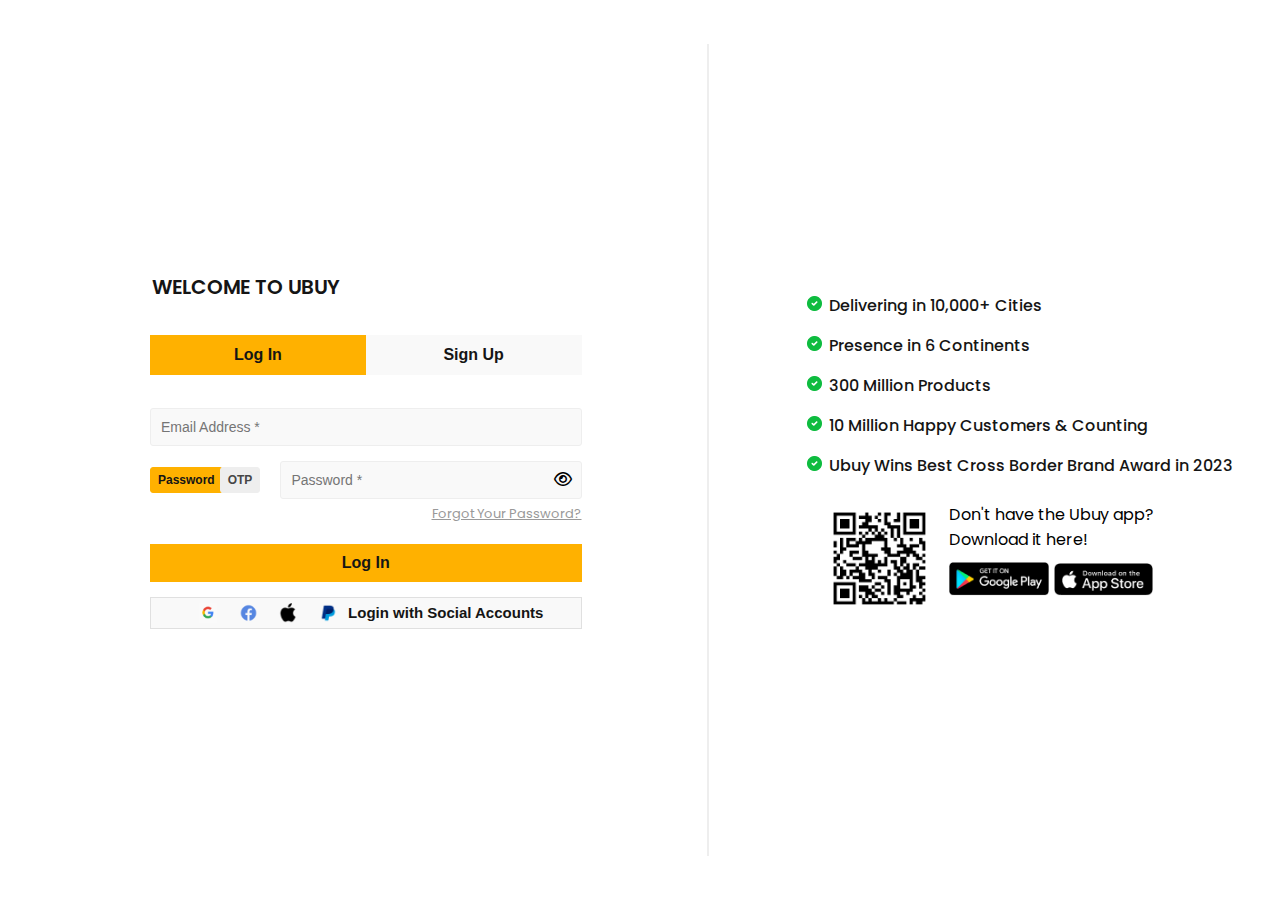
<file: index.html>
<!DOCTYPE html>
<html lang="en">

<head>
    <meta charset="UTF-8">
    <meta name="viewport" content="width=device-width, initial-scale=1.0">
    <title>Login/Sign Up</title>
    <link href="https://fonts.googleapis.com/css2?family=Poppins:wght@100;400;500;600&display=swap" rel="stylesheet">
    <link rel="stylesheet" href="https://cdnjs.cloudflare.com/ajax/libs/font-awesome/6.0.0-beta3/css/all.min.css">
    <link rel="stylesheet" href="style.css">
    <meta name="theme-color" content="#fff" />
</head>

<body>

    <div class="container">
        <!-- Left Section -->
        <div class="form-section">
            <h1 class="heading">WELCOME TO UBUY</h1>
            <div class="tabs">
                <button id="loginTab" class="active" onclick="switchTab('login')">Log In</button>
                <button id="signupTab" onclick="switchTab('signup')">Sign Up</button>
            </div>
            <div id="loginForm">
                <div class="form-group">
                    <input type="email" id="email" placeholder="Email Address *">
                    <p class="error-message" id="error-message-email"></p>
                </div>
                <div class="form-group password">
                    <div class="password-otp-tab">
                        <button id="passwordtab" class="active">Password</button>
                        <button id="otptab" style="margin-left: -3px;">OTP</button>
                    </div>
                    <div class="input-container loginpassword">
                        <input type="password" id="password" placeholder="Password *" class="input-field">
                        <span class="show-password" id="toggle-password-login">
                            <i class="fa-regular fa-eye" id="password-icon-login"></i>
                        </span>
                    </div>
                </div>
                <p class="error-message" id="error-message-password"></p>
                <a href="#" class="forgot-password">Forgot Your Password?</a>
                <button class="loginbtn" id="loginBtn">Log In </button>

                <button class="login-options">
                    <div class="loginimages">
                        <img class="socialimg" src="google.png" alt="Google">
                        <img class="socialimg" src="facebook.png" alt="Facebook">
                        <img class="socialimg" src="apple.png" alt="Apple">
                        <img class="socialimg" src="paypal.png" alt="Paypal">
                    </div>
                    <div class="loginsocial">
                        Login with Social Accounts
                    </div>
                </button>
            </div>
            <div id="signupForm" style="display: none">
                <div class="form-group">
                    <input type="email" id="signup-email" placeholder="Email Address *">
                    <p id="signup-email-error" class="error-message"></p>
                </div>
                <div class="form-group signuppassword">
                    <div class="input-container">
                        <input type="password" id="signup-password" placeholder="Password *" class="input-field">
                        <span class="show-password" id="toggle-password-signup">
                            <i class="fa-regular fa-eye" id="password-icon-signup"></i>
                        </span>
                    </div>
                    <p id="signup-password-error" class="error-message"></p>
                </div>
                <div class="form-group signuppassword">
                    <div class="input-container">
                        <input type="password" id="signup-confirm-password" placeholder="Confirm Password *"
                            class="input-field">
                        <span class="show-password" id="toggle-confirm-password-signup">
                            <i class="fa-regular fa-eye" id="confirm-password-icon-signup"></i>
                        </span>
                    </div>
                    <p id="signup-confirm-password-error" class="error-message"></p>
                </div>
                <button class="loginbtn" id="signupBtn">Sign Up </button>
                <p onclick="switchTab('login')" class="forgot-password">Already have an Account , Log in </p>
            </div>
        </div>
        <!-- Horizontal Line -->
        <hr class="horizontalline" />
        <!-- Right Section -->
        <div class="info-section">
            <ul>
                <li>Delivering in 10,000+ Cities</li>
                <li>Presence in 6 Continents</li>
                <li>300 Million Products</li>
                <li>10 Million Happy Customers & Counting</li>
                <li>Ubuy Wins Best Cross Border Brand Award in 2023</li>
            </ul>

            <div class="qr-section">
                <img src="qr.png" alt="QR Code">
                <div>
                    <p>Don't have the Ubuy app?</p>
                    <p>Download it here!</p>
                    <img src="play-store-icon.png" alt="Google Play" width="100">
                    <img src="app-store-icon.png" alt="App Store" width="100">
                </div>
            </div>
        </div>
    </div>

    <script>
        function switchTab(tab) {
            const loginForm = document.getElementById('loginForm');
            const signupForm = document.getElementById('signupForm');
            const loginTab = document.getElementById('loginTab');
            const signupTab = document.getElementById('signupTab');

            if (tab === 'login') {
                loginForm.style.display = 'block';
                signupForm.style.display = 'none';
                loginTab.classList.add('active');
                signupTab.classList.remove('active');
            } else {
                loginForm.style.display = 'none';
                signupForm.style.display = 'block';
                loginTab.classList.remove('active');
                signupTab.classList.add('active');
            }
        }


        document.getElementById('toggle-password-signup').addEventListener('click', function () {
            const passwordField = document.getElementById('signup-password');
            const passwordIcon = document.getElementById('password-icon-signup');

            if (passwordField.type === 'password') {
                passwordField.type = 'text';
                passwordIcon.classList.remove('fa-eye');
                passwordIcon.classList.add('fa-eye-slash');
            } else {
                passwordField.type = 'password';
                passwordIcon.classList.remove('fa-eye-slash');
                passwordIcon.classList.add('fa-eye');
            }
        });

        document.getElementById('toggle-confirm-password-signup').addEventListener('click', function () {
            const passwordField = document.getElementById('signup-confirm-password');
            const passwordIcon = document.getElementById('confirm-password-icon-signup');

            if (passwordField.type === 'password') {
                passwordField.type = 'text';
                passwordIcon.classList.remove('fa-eye');
                passwordIcon.classList.add('fa-eye-slash');
            } else {
                passwordField.type = 'password';
                passwordIcon.classList.remove('fa-eye-slash');
                passwordIcon.classList.add('fa-eye');
            }
        });

        document.getElementById('toggle-password-login').addEventListener('click', function () {
            const passwordField = document.getElementById('password');
            const passwordIcon = document.getElementById('password-icon-login');

            if (passwordField.type === 'password') {
                passwordField.type = 'text';
                passwordIcon.classList.remove('fa-eye');
                passwordIcon.classList.add('fa-eye-slash');
            } else {
                passwordField.type = 'password';
                passwordIcon.classList.remove('fa-eye-slash');
                passwordIcon.classList.add('fa-eye');
            }
        });

        document.getElementById('loginBtn').addEventListener('click', function (event) {
            event.preventDefault();

            const email = document.getElementById('email').value;
            const password = document.getElementById('password').value;
            const errorMessageEmail = document.getElementById('error-message-email');
            const errorMessagePassword = document.getElementById('error-message-password');

            let isValid = true;

            errorMessageEmail.textContent = '';
            errorMessagePassword.textContent = '';

            if (!email) {
                errorMessageEmail.textContent = 'Email is required.';
                isValid = false;
            } else if (!validateEmail(email)) {
                errorMessageEmail.textContent = 'Please enter a valid email address.';
                isValid = false;
            }

            if (!password) {
                errorMessagePassword.textContent = 'Password is required.';
                isValid = false;
            } else if (password.length < 6) {
                errorMessagePassword.textContent = 'Password must be at least 6 characters long.';
                isValid = false;
            }

            if (isValid) {
                alert('Login successful!');
                document.getElementById('email').value = '';
                document.getElementById('password').value = '';

            }
        });

        document.getElementById('signupBtn').addEventListener('click', function (event) {
            event.preventDefault();

            const email = document.getElementById('signup-email').value;
            const password = document.getElementById('signup-password').value;
            const confirmPassword = document.getElementById('signup-confirm-password').value;

            const emailError = document.getElementById('signup-email-error');
            const passwordError = document.getElementById('signup-password-error');
            const confirmPasswordError = document.getElementById('signup-confirm-password-error');

            emailError.textContent = '';
            passwordError.textContent = '';
            confirmPasswordError.textContent = '';

            let isValid = true;

            if (!email) {
                emailError.textContent = 'Email is required.';
                isValid = false;
            } else if (!validateEmail(email)) {
                emailError.textContent = 'Please enter a valid email address.';
                isValid = false;
            }

            if (!password) {
                passwordError.textContent = 'Password is required.';
                isValid = false;
            } else if (password.length < 6) {
                passwordError.textContent = 'Password must be at least 6 characters long.';
                isValid = false;
            }

            if (!confirmPassword) {
                confirmPasswordError.textContent = 'Confirm Password is required.';
                isValid = false;
            } else if (confirmPassword !== password) {
                confirmPasswordError.textContent = 'Passwords do not match.';
                isValid = false;
            }

            if (isValid) {
                alert('Sign up successful!');
                document.getElementById('signup-email').value = '';
                document.getElementById('signup-password').value = '';
                document.getElementById('signup-confirm-password').value = '';
            }
        });

        document.getElementById('email').addEventListener('input', function () {
            const email = document.getElementById('email').value;
            if (email && validateEmail(email)) {
                document.getElementById('error-message-email').textContent = '';
            }
        });
        document.getElementById('password').addEventListener('input', function () {
            const password = document.getElementById('password').value;
            if (password && password?.length >= 6) {
                document.getElementById('error-message-password').textContent = '';
            }
        });

        document.getElementById('signup-email').addEventListener('input', function () {
            const email = document.getElementById('signup-email').value;
            if (email && validateEmail(email)) {
                document.getElementById('signup-email-error').textContent = '';
            }
        });
        document.getElementById('signup-password').addEventListener('input', function () {
            const password = document.getElementById('signup-password').value;
            if (password && password?.length >= 6) {
                document.getElementById('signup-password-error').textContent = '';
            }
        });
        document.getElementById('signup-confirm-password').addEventListener('input', function () {
            const password = document.getElementById('signup-password').value;
            const confirmPassword = document.getElementById('signup-confirm-password').value;
            if (confirmPassword === password) {
                document.getElementById('signup-confirm-password-error').textContent = '';
            }
        });


        function validateEmail(email) {
            const re = /^[^\s@]+@[^\s@]+\.[^\s@]+$/;
            return re.test(email);
        }

    </script>
</body>

</html>
</file>
<file: style.css>
:root {
    --primary-color: #FFB100;
    --secondary-color: #EEEEEE;
    --background-color: #F9F9F9;
    --background-color-white: #FFF;
    --font-color: #151515;
    --font-color-2: #999999;
}

* {
    margin: 0;
    padding: 0;
}

body {
    font-family: 'Poppins', sans-serif !important;
    background-color: var(--background-color-white);
    display: flex;
    height: 100vh;
    overflow-y: auto;
}

.container {
    display: flex;
    justify-content: center;
    align-items: center;
    overflow: hidden;
    width: 100%;
}

.form-section {
    width: 50%;
    padding: 28px 25px 28px 150px;
}

.heading {
    font-weight: 600;
    font-size: 20px;
    color: var(--font-color);
    text-transform: uppercase;
    padding-left: 2px;
}



.tabs {
    display: flex;
    justify-content: space-between;
    margin: 33px 0px;
}

.tabs button {
    width: 50%;
    padding: 10px;
    background-color: var(--background-color);
    border: none;
    cursor: pointer;
    font-size: 16px;
    color: var(--font-color);
    font-weight: 600;
}

.tabs button.active {
    background-color: var(--primary-color);
    color: var(--font-color);
    border: 1px solid var(--primary-color)
}


.form-group input {
    background: var(--background-color);
    width: -webkit-fill-available;
    border: 1px solid var(--secondary-color);
    border-radius: 3px;
    color: var(--font-color-2);
    font-weight: 500;
    font-size: 14px;
    padding: 10px;
}

.form-group input:focus-visible {
    outline: none;
}


.password {
    display: flex;
    justify-content: space-between;
    align-items: center;
    margin-top: 15px;
}

.loginpassword {
    margin-left: 20px;
}

.signuppassword {
    margin-top: 15px;
}

.password-otp-tab {
    display: flex;
    justify-content: center;
    align-items: center;

}

.password-otp-tab button {
    padding: 0px 7px;
    font-size: 12px;
    font-weight: 600;
    line-height: 24px;
    color: #464646;
    background-color: var(--secondary-color);
    border-radius: 3px;
    border: none;
    cursor: pointer;
    border: 1px solid var(--secondary-color);
}

.password-otp-tab button.active {
    background-color: var(--primary-color);
    color: var(--font-color);
    border: 1px solid var(--primary-color)
}

.input-container {
    display: flex;
    align-items: center;
    position: relative;
    width: 100%;
}

.input-field {
    padding: 10px;
    padding-right: 40px;
    border: 1px solid #ccc;
    border-radius: 5px;
    width: 100%;
    font-size: 16px;
}

.show-password {
    position: absolute;
    right: 10px;
    cursor: pointer;
}

.forgot-password {
    margin-top: 5px;
    font-size: 13px;
    color: var(--font-color-2);
    display: flex;
    justify-content: end;
    text-decoration: underline;
    cursor: pointer;
}

.loginbtn {
    width: 100%;
    background-color: var(--primary-color);
    font-size: 16px;
    font-weight: 600;
    color: var(--font-color);
    padding: 10px;
    border: none;
    cursor: pointer;
    margin-top: 20px;
}

.login-options {
    display: flex;
    justify-content: center;
    margin-top: 15px;
    background-color: var(--background-color);
    border: 1px solid #E0E0E0;
    color: var(--font-color);
    font-size: 15px;
    font-weight: 600;
    width: 100%;
    align-items: center;
    cursor: pointer;
}

.socialimg {
    margin: 5px 5px;
    width: 20px;
    height: 20px;
    object-fit: contain;
    text-align: center;
}

.login-options img {
    width: 30px;
    cursor: pointer;
}

.info-section {
    width: 50%;
    padding: 20px;
}

.info-section ul {
    list-style-image: url('listicon.png');
    padding: 0;
}

.info-section ul li {
    margin-bottom: 15px;
    color: var(--font-color);
    font-weight: 500;
    font-size: 16px;
}

.info-section img {
    width: 150px;
    margin-top: 10px;
}

.qr-section {
    display: flex;
    align-items: center;
    margin-top: 20px;
}

.qr-section img {
    width: 100px;
}

.qr-section div {
    margin-left: 20px;
}

.error-message {
    font-size: 12px;
    font-weight: 500;
    color: #ff0000;
    text-align: end;
    margin-top: 5px;
}

.horizontalline {
    height: 90vh;
    border: 1px solid var(--secondary-color);
    margin: 0px 100px;
}

.loginimages {
    display: flex;
    justify-content: space-between;
    align-items: center;
}

@media screen and (max-width: 1200px) {
    .container {
        flex-direction: column;
        width: 100%;
        padding: 0px 40px;
    }

    .form-section {
        width: 100%;
        padding: 28px 0px;
    }

    .info-section {
        display: block;
        width: 100%;
    }

    .horizontalline {
        display: none;
    }

    .info-section ul {
        list-style-image: url('listicon.png');
        padding: 0px 25px;
    }
}

@media screen and (max-width: 768px) {
    .container {
        flex-direction: column;
        width: 100%;
        padding: 0px 40px;
    }

    .form-section {
        width: 100%;
        padding: 28px;
    }

    .info-section {
        display: block;
        width: 100%;
    }


    .horizontalline {
        margin: 0px 20px;
    }

    .info-section ul {
        list-style-image: url('listicon.png');
        padding: 0px 25px;
    }
}

@media screen and (max-width: 480px) {
    .container {
        flex-direction: column;
        width: 100%;
        padding: 0px 20px;
        justify-content: flex-start;
    }

    .form-section {
        width: 100%;
        padding: 28px 75px;
    }

    .info-section {
        display: block;
        width: 100%;
    }

    .info-section ul {
        list-style-image: url('listicon.png');
        padding: 0px 25px;
    }


    .horizontalline {
        display: none;
    }

    .tabs {
        margin: 20px 0px;
    }

    .password {
        display: block;
        margin-top: 15px;
    }

    .input-field {
        margin-top: 15px;
    }

    .loginpassword {
        margin-left: 0px;
    }

    .show-password {
        top: 22px;
    }

    .loginimages {
        justify-content: center;
    }

    .login-options {
        display: block;
        gap: 10px;
    }

    .loginsocial {
        margin-bottom: 5px;
    }

}
</file>
